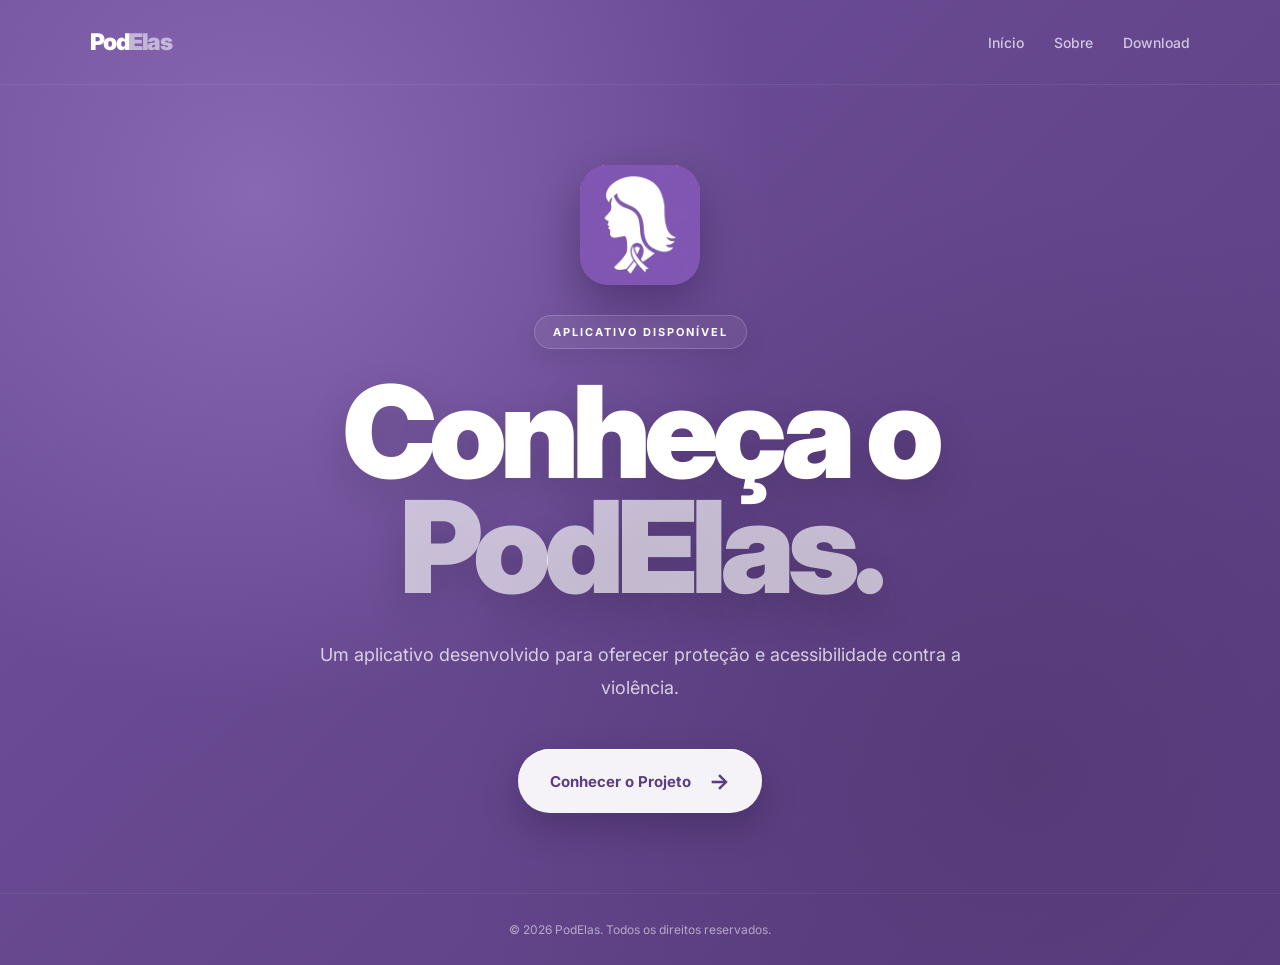
<file: index.html>
<!DOCTYPE html>
<html lang="pt-BR">
<head>
    <meta charset="UTF-8">
    <meta name="viewport" content="width=device-width, initial-scale=1.0">

    <title>PodElas - Início</title>

    <link rel="stylesheet" href="base.css">
</head>

<body>

    <div class="watermark"></div>

    <header class="header">

        <a href="index.html" class="logo">
            Pod<span>Elas</span>
        </a>

        <nav class="nav">
            <a href="index.html">Início</a>
            <a href="sobre.html">Sobre</a>
            <a href="download.html">Download</a>
        </nav>

    </header>

    <main class="hero">

        <div class="hero-content">

            <!-- ÍCONE DO APLICATIVO -->
            <div class="app-icon">
                <img src="Podelasicon.jpeg" alt="Ícone do aplicativo">
            </div>

            <p class="tag">APLICATIVO DISPONÍVEL</p>

            <h1>
                Conheça o<br>
                <span>PodElas.</span>
            </h1>

            <p class="description">
                Um aplicativo desenvolvido para oferecer
               proteção e acessibilidade contra a violência.
            </p>

            <a href="sobre.html" class="main-button">
                Conhecer o Projeto
                <span>→</span>
            </a>

        </div>

    </main>

    <footer>
        <p>© 2026 PodElas. Todos os direitos reservados.</p>
    </footer>

</body>
</html>
</file>
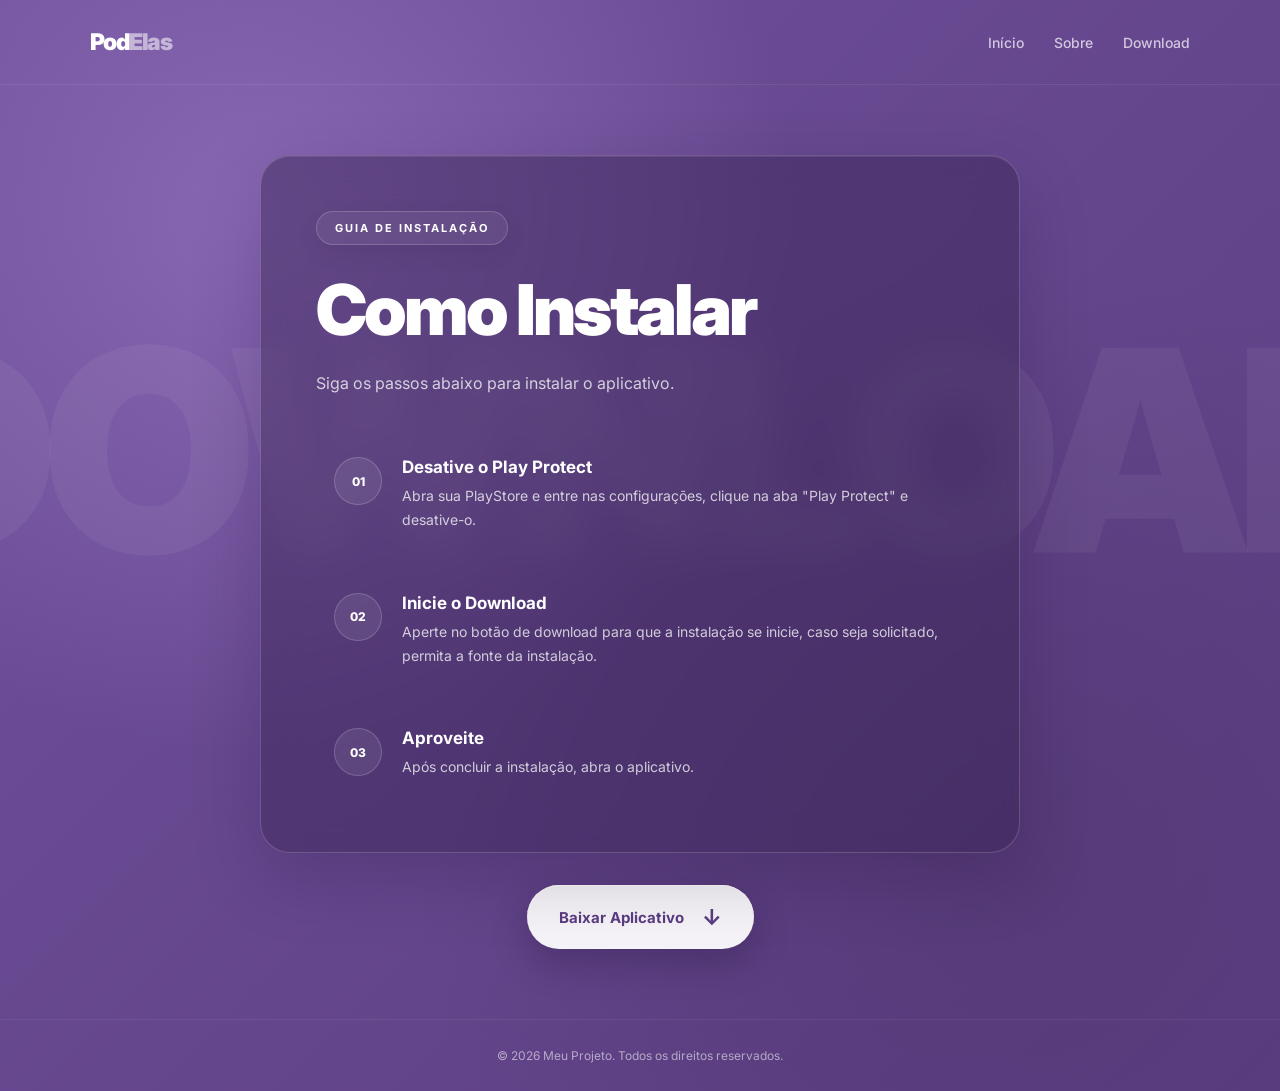
<file: download.html>
<!DOCTYPE html>
<html lang="pt-BR">
<head>
    <meta charset="UTF-8">
    <meta name="viewport" content="width=device-width, initial-scale=1.0">

    <title>PodElas - Download</title>

    <link rel="stylesheet" href="base.css">
</head>

<body>

    <div class="watermark">DOWNLOAD</div>

    <header class="header">

        <a href="index.html" class="logo">
            Pod<span>Elas</span>
        </a>

        <nav class="nav">
            <a href="index.html">Início</a>
            <a href="sobre.html">Sobre</a>
            <a href="download.html">Download</a>
        </nav>

    </header>

    <main class="download-page">

        <div class="download-content">

            <div class="instructions-box">

                <p class="tag">GUIA DE INSTALAÇÃO</p>

                <h1>Como Instalar</h1>

                <p class="instructions-intro">
                    Siga os passos abaixo para instalar o aplicativo.
                </p>

                <ol class="steps">

                    <li>
                        <span class="step-number">01</span>

                        <div>
                            <h3>Desative o Play Protect</h3>

                            <p>
                                Abra sua PlayStore e entre nas configurações, clique na aba "Play Protect" e desative-o.
                            </p>
                        </div>
                    </li>

                    <li>
                        <span class="step-number">02</span>

                        <div>
                            <h3>Inicie o Download</h3>

                            <p>
                                Aperte no botão de download para que a instalação se inicie, caso seja solicitado, permita a fonte da instalação.
                            </p>
                        </div>
                    </li>

                    <li>
                        <span class="step-number">03</span>

                        <div>
                            <h3>Aproveite</h3>

                            <p>
                                Após concluir a instalação, abra
                                o aplicativo.
                            </p>
                        </div>
                    </li>

                </ol>

            </div>

           <a href="./Podelas.apk" download="Podelas.apk" class="download-button">
    Baixar Aplicativo
    <span>↓</span>
</a>

        </div>

    </main>

    <footer>
        <p>© 2026 Meu Projeto. Todos os direitos reservados.</p>
    </footer>

</body>
</html>
</file>
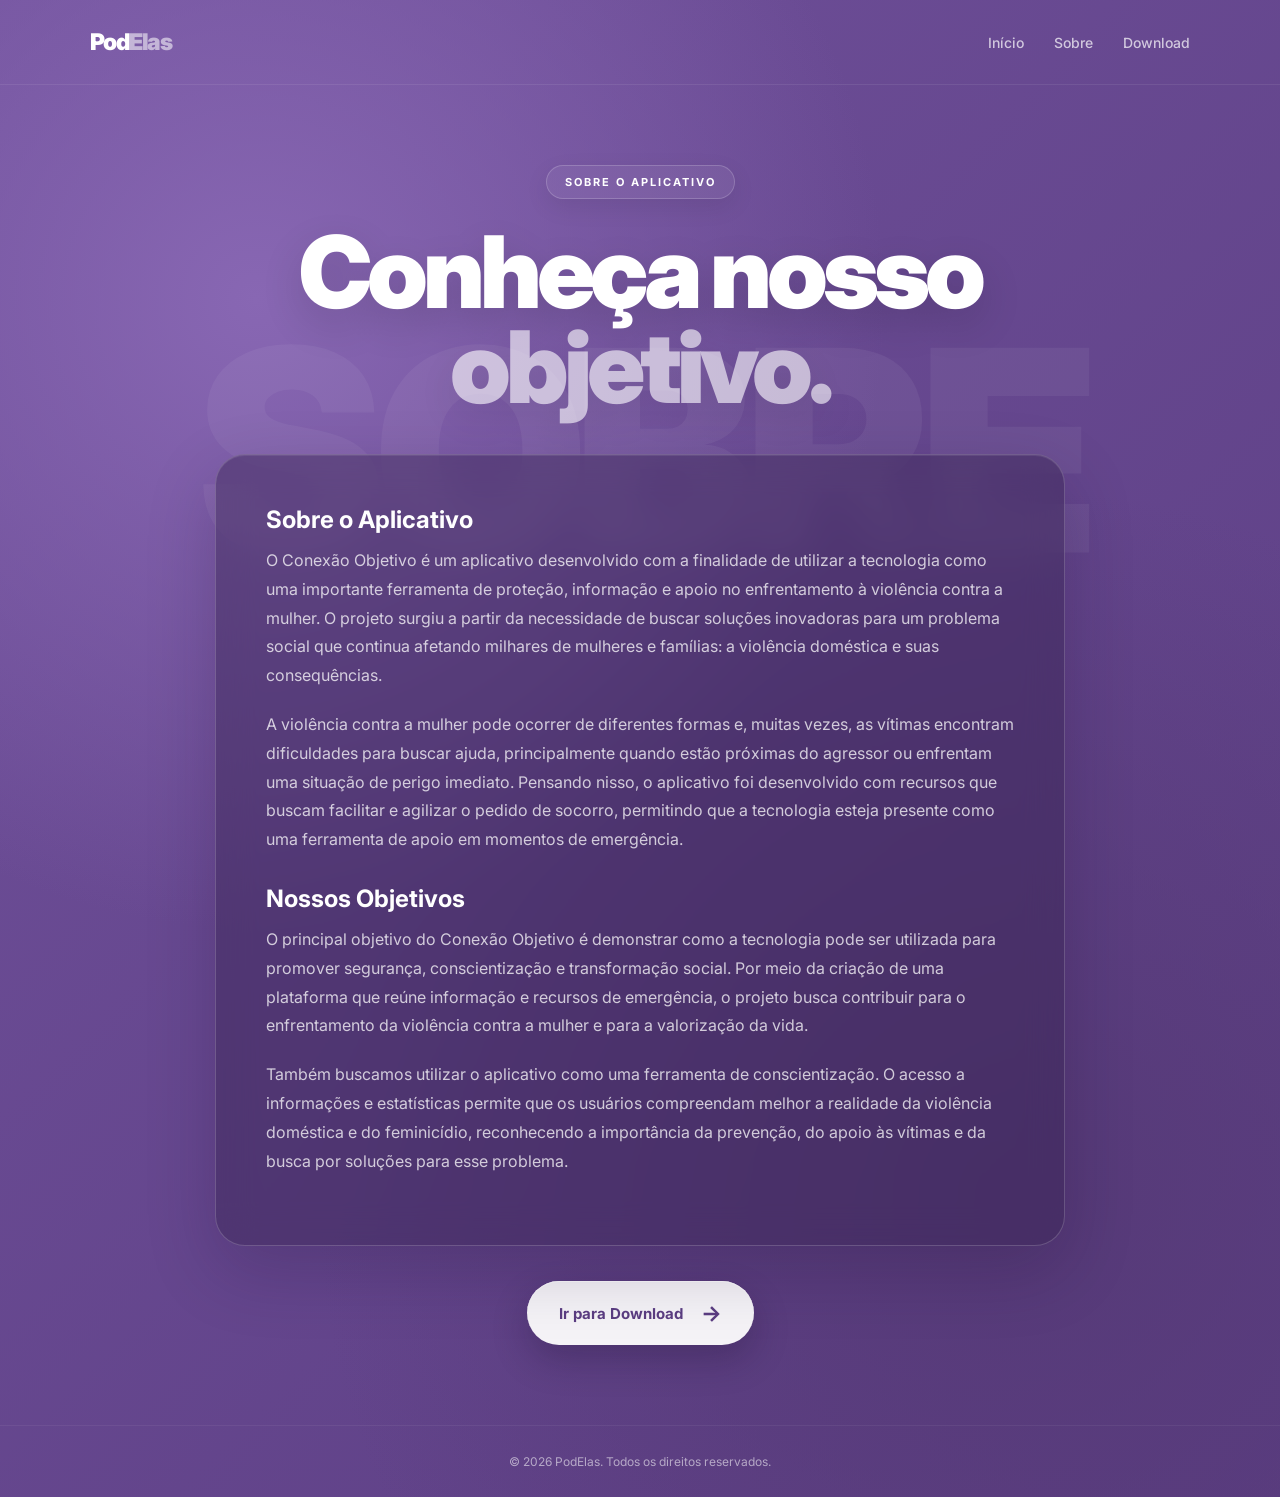
<file: sobre.html>
<!DOCTYPE html>
<html lang="pt-BR">
<head>
    <meta charset="UTF-8">
    <meta name="viewport" content="width=device-width, initial-scale=1.0">

    <title>PodElas - Sobre</title>

    <link rel="stylesheet" href="base.css">
</head>

<body>

    <div class="watermark">SOBRE</div>

    <header class="header">

        <a href="index.html" class="logo">
            Pod<span>Elas</span>
        </a>

        <nav class="nav">
            <a href="index.html">Início</a>
            <a href="sobre.html">Sobre</a>
            <a href="download.html">Download</a>
        </nav>

    </header>

    <main class="about-page">

        <div class="about-content">

            <p class="tag">SOBRE O APLICATIVO</p>

            <h1>Conheça nosso<br><span>objetivo.</span></h1>

            <div class="about-box">

                <h2>Sobre o Aplicativo</h2>

                <p>
                    O Conexão Objetivo é um aplicativo desenvolvido com a finalidade de utilizar a tecnologia como uma importante ferramenta de proteção, informação e apoio no enfrentamento à violência contra a mulher. O projeto surgiu a partir da necessidade de buscar soluções inovadoras para um problema social que continua afetando milhares de mulheres e famílias: a violência doméstica e suas consequências.
                </p>
                <p>
                    A violência contra a mulher pode ocorrer de diferentes formas e, muitas vezes, as vítimas encontram dificuldades para buscar ajuda, principalmente quando estão próximas do agressor ou enfrentam uma situação de perigo imediato. Pensando nisso, o aplicativo foi desenvolvido com recursos que buscam facilitar e agilizar o pedido de socorro, permitindo que a tecnologia esteja presente como uma ferramenta de apoio em momentos de emergência.

                </p>

                <h2>Nossos Objetivos</h2>

                <p>
                    O principal objetivo do Conexão Objetivo é demonstrar como a tecnologia pode ser utilizada para promover segurança, conscientização e transformação social. Por meio da criação de uma plataforma que reúne informação e recursos de emergência, o projeto busca contribuir para o enfrentamento da violência contra a mulher e para a valorização da vida.
                </p>
                <p>
                    Também buscamos utilizar o aplicativo como uma ferramenta de conscientização. O acesso a informações e estatísticas permite que os usuários compreendam melhor a realidade da violência doméstica e do feminicídio, reconhecendo a importância da prevenção, do apoio às vítimas e da busca por soluções para esse problema.
                </p>
            </div>

            <a href="download.html" class="main-button">
                Ir para Download
                <span>→</span>
            </a>

        </div>

    </main>

    <footer>
        <p>© 2026 PodElas. Todos os direitos reservados.</p>
    </footer>

</body>
</html>
</file>
<file: base.css>
@import url('https://fonts.googleapis.com/css2?family=Inter:wght@400;500;600;700;800;900&display=swap');

/* =========================
   CORES DO SITE
========================= */

:root {
    --background-color: #70519b;
    --background-dark: #5b3d82;
    --background-light: #8867b3;

    --button-color: #f5f3f7;
    --button-hover: #ffffff;

    --text-color: #ffffff;
    --text-muted: rgba(255, 255, 255, 0.75);

    --watermark-color: rgba(255, 255, 255, 0.055);

    --dark-overlay: rgba(55, 35, 80, 0.45);
    --border-color: rgba(255, 255, 255, 0.18);

    --shadow-color: rgba(35, 20, 55, 0.3);
}

/* =========================
   RESET
========================= */

* {
    margin: 0;
    padding: 0;
    box-sizing: border-box;
}

html {
    scroll-behavior: smooth;
}

body {
    min-height: 100vh;

    background:
        radial-gradient(
            circle at 20% 20%,
            var(--background-light),
            transparent 40%
        ),
        radial-gradient(
            circle at 80% 80%,
            #563a78,
            transparent 45%
        ),
        linear-gradient(
            135deg,
            var(--background-color),
            var(--background-dark)
        );

    color: var(--text-color);

    font-family: "Inter", Arial, Helvetica, sans-serif;

    overflow-x: hidden;

    display: flex;
    flex-direction: column;
}

/* =========================
   MARCA D'ÁGUA
========================= */

.watermark {
    position: fixed;

    top: 50%;
    left: 50%;

    transform: translate(-50%, -50%);

    font-size: clamp(110px, 22vw, 360px);

    font-weight: 900;

    letter-spacing: -12px;

    color: var(--watermark-color);

    white-space: nowrap;

    pointer-events: none;

    user-select: none;

    z-index: 0;
}

/* =========================
   HEADER
========================= */

.header {
    width: 100%;

    padding: 28px 7%;

    display: flex;

    align-items: center;

    justify-content: space-between;

    position: relative;

    z-index: 10;

    border-bottom: 1px solid rgba(255, 255, 255, 0.08);
}

/* =========================
   LOGO
========================= */

.logo {
    color: var(--text-color);

    text-decoration: none;

    font-size: 23px;

    font-weight: 900;

    letter-spacing: -1.5px;

    transition: 0.3s;
}

.logo:hover {
    transform: scale(1.03);
}

.logo span {
    opacity: 0.55;
}

/* =========================
   MENU
========================= */

.nav {
    display: flex;

    align-items: center;

    gap: 30px;
}

.nav a {
    color: var(--text-color);

    text-decoration: none;

    font-size: 14px;

    font-weight: 500;

    opacity: 0.7;

    transition: 0.25s;
}

.nav a:hover {
    opacity: 1;

    transform: translateY(-2px);
}

/* =========================
   BOTÃO VOLTAR
========================= */

.back-button {
    color: var(--text-color);

    text-decoration: none;

    padding: 12px 22px;

    border: 1px solid var(--border-color);

    border-radius: 100px;

    font-size: 14px;

    font-weight: 600;

    background: rgba(255, 255, 255, 0.06);

    transition: 0.3s;
}

.back-button:hover {
    background: rgba(255, 255, 255, 0.14);

    transform: translateY(-3px);

    box-shadow: 0 10px 30px var(--shadow-color);
}

/* =========================
   ÍCONE DO APLICATIVO
========================= */

.app-icon {
    width: 120px;
    height: 120px;

    margin: 0 auto 30px;

    border-radius: 28px;

    overflow: hidden;

    box-shadow:
        0 20px 45px rgba(25, 10, 45, 0.35);

    transition: transform 0.3s;
}

.app-icon:hover {
    transform: translateY(-8px) scale(1.05);
}

.app-icon img {
    width: 100%;
    height: 100%;

    object-fit: cover;

    display: block;
}

/* =========================
   PÁGINA INICIAL
========================= */

.hero {
    flex: 1;

    min-height: calc(100vh - 160px);

    display: flex;

    align-items: center;

    justify-content: center;

    padding: 80px 20px;

    position: relative;

    z-index: 1;
}

.hero-content {
    width: 100%;

    max-width: 950px;

    text-align: center;

    animation: appear 0.8s ease;
}

/* =========================
   TAG
========================= */

.tag {
    display: inline-block;

    margin-bottom: 25px;

    padding: 9px 18px;

    border: 1px solid var(--border-color);

    border-radius: 100px;

    background: rgba(255, 255, 255, 0.06);

    font-size: 11px;

    font-weight: 700;

    letter-spacing: 2px;

    color: var(--text-color);

    box-shadow: 0 8px 25px rgba(0, 0, 0, 0.08);
}

/* =========================
   TÍTULO PRINCIPAL
========================= */

.hero h1 {
    font-size: clamp(60px, 10vw, 145px);

    font-weight: 900;

    line-height: 0.9;

    letter-spacing: -7px;

    margin-bottom: 35px;

    text-shadow: 0 15px 40px rgba(0, 0, 0, 0.15);
}

.hero h1 span {
    color: rgba(255, 255, 255, 0.65);
}

/* =========================
   DESCRIÇÃO
========================= */

.description {
    max-width: 650px;

    margin: 0 auto 45px;

    font-size: 18px;

    line-height: 1.8;

    color: var(--text-muted);
}

/* =========================
   BOTÕES PRINCIPAIS
========================= */

.main-button,
.download-button {
    display: inline-flex;

    align-items: center;

    justify-content: center;

    gap: 18px;

    background: var(--button-color);

    color: var(--background-dark);

    text-decoration: none;

    padding: 19px 32px;

    border-radius: 100px;

    font-size: 15px;

    font-weight: 700;

    border: none;

    box-shadow:
        0 15px 35px rgba(25, 10, 45, 0.25),
        inset 0 1px 0 rgba(255, 255, 255, 0.8);

    transition:
        transform 0.3s,
        box-shadow 0.3s,
        background 0.3s;
}

.main-button span,
.download-button span {
    font-size: 22px;

    transition: transform 0.3s;
}

.main-button:hover,
.download-button:hover {
    background: var(--button-hover);

    transform: translateY(-5px);

    box-shadow:
        0 22px 45px rgba(25, 10, 45, 0.35),
        inset 0 1px 0 rgba(255, 255, 255, 1);
}

.main-button:hover span {
    transform: translateX(5px);
}

.download-button:hover span {
    transform: translateY(3px);
}

/* =========================
   PÁGINA SOBRE
========================= */

.about-page {
    flex: 1;

    min-height: calc(100vh - 160px);

    display: flex;

    align-items: center;

    justify-content: center;

    padding: 80px 20px;

    position: relative;

    z-index: 1;
}

.about-content {
    width: 100%;

    max-width: 850px;

    text-align: center;

    animation: appear 0.8s ease;
}

.about-content h1 {
    font-size: clamp(50px, 8vw, 100px);

    font-weight: 900;

    line-height: 0.95;

    letter-spacing: -5px;

    margin-bottom: 40px;

    text-shadow: 0 15px 40px rgba(0, 0, 0, 0.15);
}

.about-content h1 span {
    opacity: 0.6;
}

/* =========================
   CAIXA SOBRE
========================= */

.about-box {
    background: var(--dark-overlay);

    border: 1px solid var(--border-color);

    border-radius: 30px;

    padding: 50px;

    margin-bottom: 35px;

    text-align: left;

    backdrop-filter: blur(18px);

    -webkit-backdrop-filter: blur(18px);

    box-shadow:
        0 25px 70px rgba(25, 10, 45, 0.2),
        inset 0 1px 0 rgba(255, 255, 255, 0.08);
}

.about-box h2 {
    font-size: 24px;

    margin-top: 30px;

    margin-bottom: 12px;
}

.about-box h2:first-child {
    margin-top: 0;
}

.about-box p {
    color: var(--text-muted);

    line-height: 1.8;

    margin-bottom: 20px;
}

/* =========================
   PÁGINA DOWNLOAD
========================= */

.download-page {
    flex: 1;

    min-height: calc(100vh - 160px);

    display: flex;

    align-items: center;

    justify-content: center;

    padding: 70px 20px;

    position: relative;

    z-index: 1;
}

.download-content {
    width: 100%;

    max-width: 760px;

    text-align: center;

    animation: appear 0.8s ease;
}

/* =========================
   CAIXA DE INSTRUÇÕES
========================= */

.instructions-box {
    background: var(--dark-overlay);

    border: 1px solid var(--border-color);

    border-radius: 30px;

    padding: 55px;

    backdrop-filter: blur(18px);

    -webkit-backdrop-filter: blur(18px);

    text-align: left;

    margin-bottom: 32px;

    box-shadow:
        0 25px 70px rgba(25, 10, 45, 0.2),
        inset 0 1px 0 rgba(255, 255, 255, 0.08);
}

.instructions-box .tag {
    margin-bottom: 22px;
}

.instructions-box h1 {
    font-size: clamp(42px, 6vw, 70px);

    font-weight: 900;

    letter-spacing: -3px;

    margin-bottom: 18px;
}

.instructions-intro {
    font-size: 16px;

    line-height: 1.7;

    color: var(--text-muted);

    margin-bottom: 42px;
}

/* =========================
   PASSOS
========================= */

.steps {
    list-style: none;

    display: flex;

    flex-direction: column;

    gap: 25px;
}

.steps li {
    display: flex;

    align-items: flex-start;

    gap: 20px;

    padding: 18px;

    border-radius: 18px;

    transition: 0.3s;
}

.steps li:hover {
    background: rgba(255, 255, 255, 0.06);

    transform: translateX(5px);
}

/* =========================
   NÚMERO DO PASSO
========================= */

.step-number {
    min-width: 48px;

    height: 48px;

    display: flex;

    align-items: center;

    justify-content: center;

    border: 1px solid var(--border-color);

    background: rgba(255, 255, 255, 0.08);

    border-radius: 50%;

    font-size: 12px;

    font-weight: 800;
}

.steps h3 {
    font-size: 17px;

    margin-bottom: 7px;
}

.steps p {
    font-size: 14px;

    line-height: 1.7;

    color: var(--text-muted);
}

/* =========================
   RODAPÉ
========================= */

footer {
    position: relative;

    z-index: 1;

    text-align: center;

    padding: 28px 20px;

    font-size: 12px;

    color: rgba(255, 255, 255, 0.55);

    border-top: 1px solid rgba(255, 255, 255, 0.06);
}

/* =========================
   ANIMAÇÃO
========================= */

@keyframes appear {
    from {
        opacity: 0;

        transform: translateY(25px);
    }

    to {
        opacity: 1;

        transform: translateY(0);
    }
}

/* =========================
   RESPONSIVIDADE
========================= */

@media (max-width: 700px) {

    .header {
        padding: 22px 7%;
    }

    .nav {
        display: none;
    }

    .hero {
        padding: 60px 20px;
    }

    .hero h1 {
        letter-spacing: -4px;
    }

    .description {
        font-size: 16px;

        line-height: 1.7;
    }

    .app-icon {
        width: 100px;
        height: 100px;

        border-radius: 24px;
    }

    .about-box {
        padding: 30px 22px;

        border-radius: 24px;
    }

    .about-content h1 {
        letter-spacing: -3px;
    }

    .instructions-box {
        padding: 32px 22px;

        border-radius: 24px;
    }

    .instructions-box h1 {
        letter-spacing: -2px;
    }

    .steps li {
        padding: 12px 5px;

        gap: 15px;
    }

    .watermark {
        font-size: 25vw;

        letter-spacing: -5px;
    }

    .main-button,
    .download-button {
        width: 100%;

        padding: 18px 25px;
    }
}
</file>
